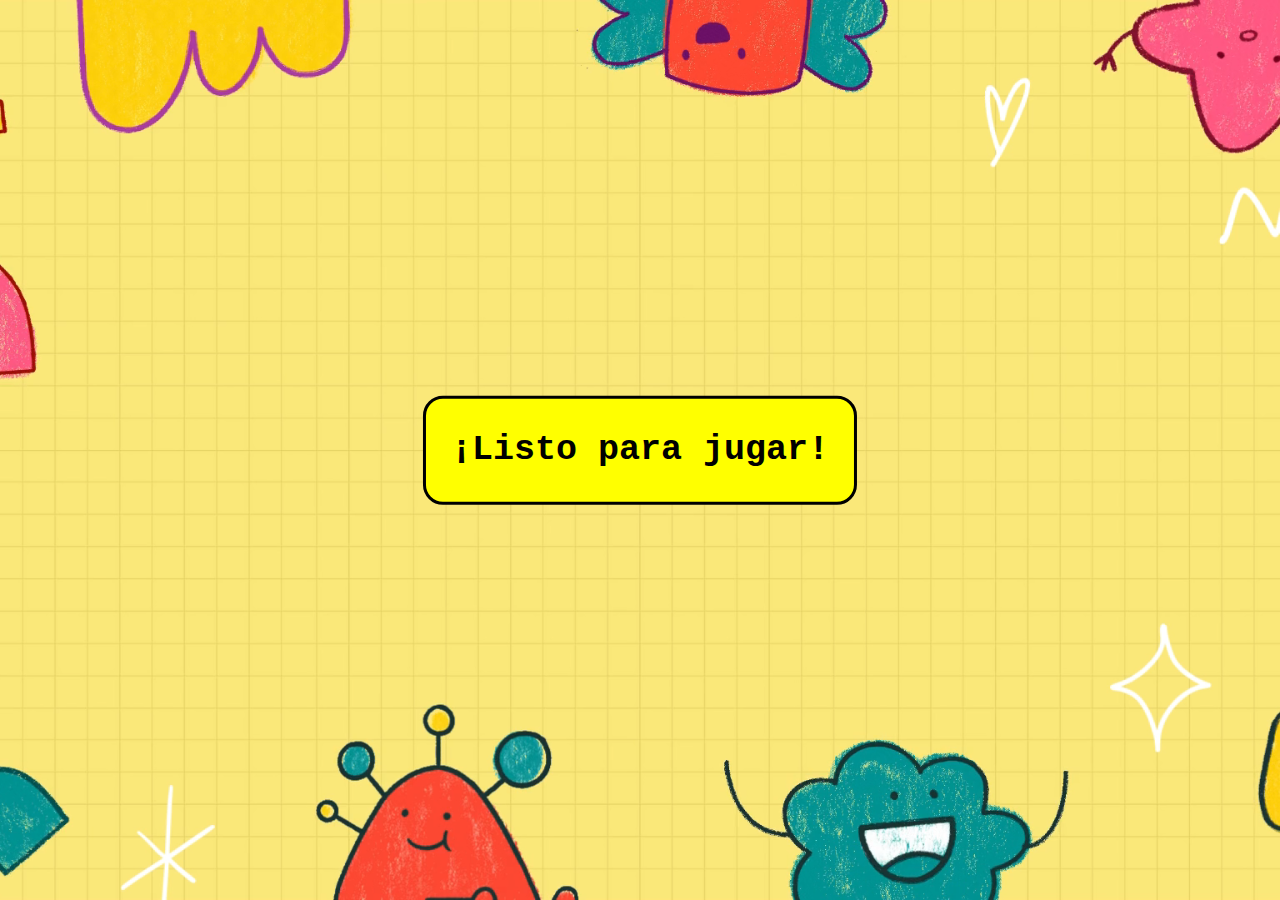
<file: index.html>
<!DOCTYPE html>
<html lang="es">

<head>

  <meta charset="UTF-8">
  <meta name="viewport" content="width=device-width, initial-scale=1.0">
  <title>Juegos para niños</title>

  <!--Bootstrap -->
  <link href="https://cdn.jsdelivr.net/npm/bootstrap@5.3.3/dist/css/bootstrap.min.css" rel="stylesheet"
    integrity="sha384-QWTKZyjpPEjISv5WaRU9OFeRpok6YctnYmDr5pNlyT2bRjXh0JMhjY6hW+ALEwIH" crossorigin="anonymous">

  <!--Style CSS-->
  <link rel="stylesheet" href="style.css">

</head>

<body>
  <!-- Overlay para el formulario de nombre -->
  <div class="overlay">
    <div>
      <!-- Botón para empezar a jugar -->
      <button id="readyToPlay" class="btn-custom">¡Listo para jugar!</button>
      <!-- Formulario para ingresar el nombre (inicialmente oculto) -->
      <form id="nameForm" onsubmit="saveNameAndRedirect(event)" style="display: none;">
        <label for="nombre" class="nombre">Ingresa tu nombre:</label>
        <input type="text" id="ingresa-nombre" name="nombre" required>
        <button type="submit" class="btn-aceptar">Aceptar</button>
      </form>
    </div>
  </div>
  <!-- Contenedor de video de fondo -->
  <div class="video-container">
    <video id="video-fondo" autoplay loop muted>
      <source src="background/Red Yellow Blue Geometric Patterns Event Video Background.mp4" type="video/mp4">
    </video>
  </div>

  <!-- Script para manejar la visibilidad del formulario -->
  <script>
    document.addEventListener('DOMContentLoaded', function () {
      const readyToPlayButton = document.getElementById('readyToPlay');
      const nameForm = document.getElementById('nameForm');

      readyToPlayButton.addEventListener('click', function handleClick() {
        readyToPlayButton.style.display = 'none';
        nameForm.style.display = 'block';
      });
    });
  </script>

  <!-- username.js-->
  <script src="username.js"></script>

  <!--Bootstrap-->
  <script src="https://cdn.jsdelivr.net/npm/bootstrap@5.3.3/dist/js/bootstrap.bundle.min.js"
    integrity="sha384-YvpcrYf0tY3lHB60NNkmXc5s9fDVZLESaAA55NDzOxhy9GkcIdslK1eN7N6jIeHz"
    crossorigin="anonymous"></script>
</body>


</html>
</file>
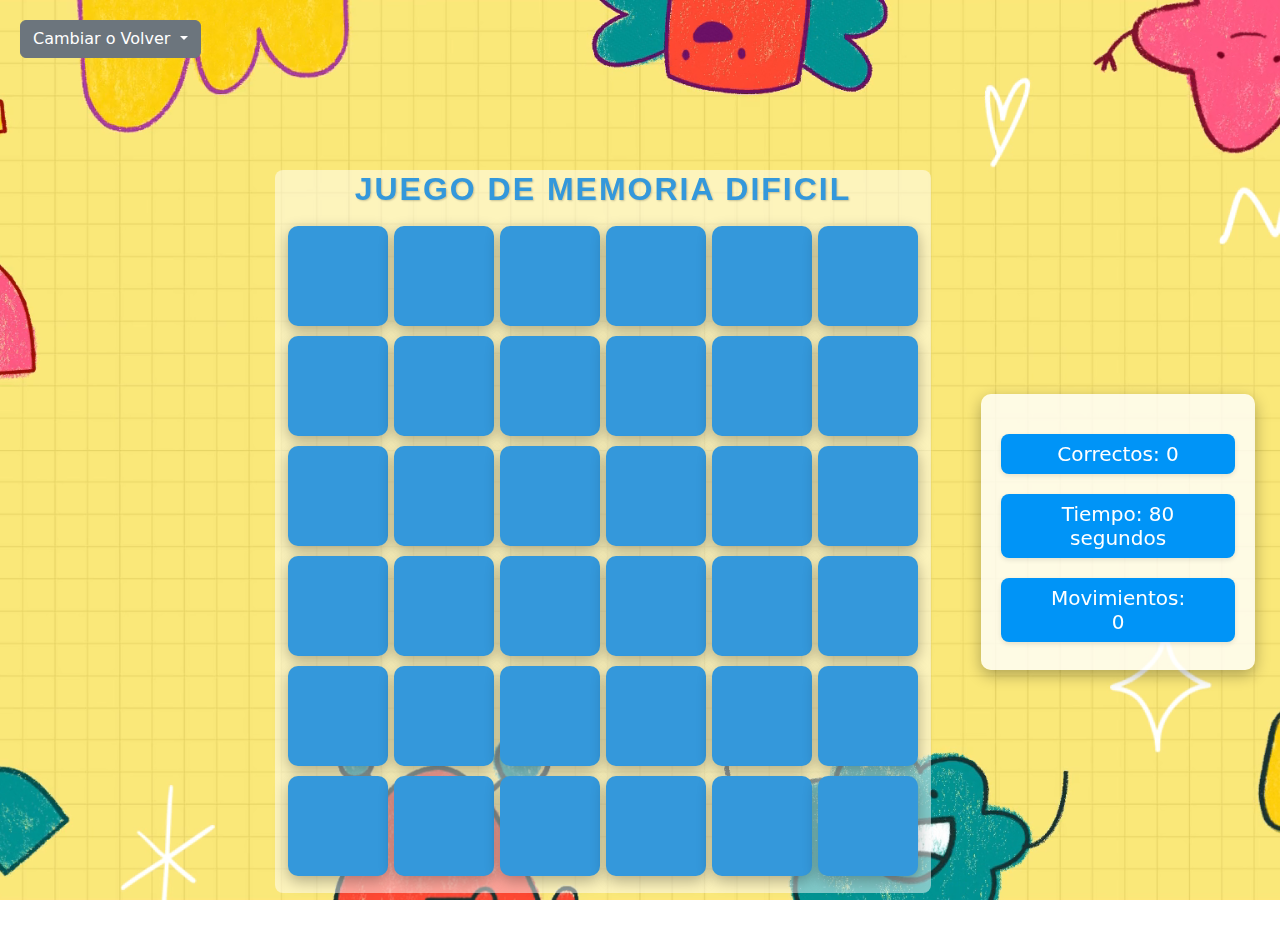
<file: dificil-grafico.html>
<!DOCTYPE html>
<html lang="en">

<head>
  <meta charset="UTF-8">
  <meta name="viewport" content="width=device-width, initial-scale=1.0">
  <title>Dificil Gráfico</title>

  <!--Bootstrap -->
  <link href="https://cdn.jsdelivr.net/npm/bootstrap@5.3.3/dist/css/bootstrap.min.css" rel="stylesheet"
    integrity="sha384-QWTKZyjpPEjISv5WaRU9OFeRpok6YctnYmDr5pNlyT2bRjXh0JMhjY6hW+ALEwIH" crossorigin="anonymous">

  <link rel="stylesheet" href="style.css">
</head>

<body class="juego-memoria-body">
  <main class="main-memoria">
    <!-- Sección principal del juego -->
    <section class="section1">
      <h1 class="titulo-memoria">JUEGO DE MEMORIA DIFICIL</h1>
      <!-- Tabla para los botones de las tarjetas -->
      <table id="tabla-botones">
        <!-- Filas de botones -->
        <tr>
          <td><button id="0" onclick="revelar(0)"></button></td>
          <td><button id="1" onclick="revelar(1)"></button></td>
          <td><button id="2" onclick="revelar(2)"></button></td>
          <td><button id="3" onclick="revelar(3)"></button></td>
          <td><button id="4" onclick="revelar(4)"></button></td>
          <td><button id="5" onclick="revelar(5)"></button></td>
        </tr>
        <tr>
          <td><button id="6" onclick="revelar(6)"></button></td>
          <td><button id="7" onclick="revelar(7)"></button></td>
          <td><button id="8" onclick="revelar(8)"></button></td>
          <td><button id="9" onclick="revelar(9)"></button></td>
          <td><button id="10" onclick="revelar(10)"></button></td>
          <td><button id="11" onclick="revelar(11)"></button></td>
        </tr>
        <tr>
          <td><button id="12" onclick="revelar(12)"></button></td>
          <td><button id="13" onclick="revelar(13)"></button></td>
          <td><button id="14" onclick="revelar(14)"></button></td>
          <td><button id="15" onclick="revelar(15)"></button></td>
          <td><button id="16" onclick="revelar(16)"></button></td>
          <td><button id="17" onclick="revelar(17)"></button></td>

        </tr>
        <tr>
          <td><button id="18" onclick="revelar(18)"></button></td>
          <td><button id="19" onclick="revelar(19)"></button></td>
          <td><button id="20" onclick="revelar(20)"></button></td>
          <td><button id="21" onclick="revelar(21)"></button></td>
          <td><button id="22" onclick="revelar(22)"></button></td>
          <td><button id="23" onclick="revelar(23)"></button></td>
        </tr>
        <tr>
          <td><button id="24" onclick="revelar(24)"></button></td>
          <td><button id="25" onclick="revelar(25)"></button></td>
          <td><button id="26" onclick="revelar(26)"></button></td>
          <td><button id="27" onclick="revelar(27)"></button></td>
          <td><button id="28" onclick="revelar(28)"></button></td>
          <td><button id="29" onclick="revelar(29)"></button></td>
        </tr>
        <tr>
          <td><button id="30" onclick="revelar(30)"></button></td>
          <td><button id="31" onclick="revelar(31)"></button></td>
          <td><button id="32" onclick="revelar(32)"></button></td>
          <td><button id="33" onclick="revelar(33)"></button></td>
          <td><button id="34" onclick="revelar(34)"></button></td>
          <td><button id="35" onclick="revelar(35)"></button></td>
        </tr>
      </table>
    </section>
    <!-- Sección para mostrar estadísticas -->
    <section class="section2">
      <h2 id="correctos" class="estadisticas">Correctos: 0</h2>
      <h2 id="tiempo-restante" class="estadisticas">Tiempo: 80 segundos</h2>
      <h2 id="movimientos" class="estadisticas">Movimientos: 0</h2>
    </section>
  </main>

  <!-- MODAL -->
  <div id="modal" class="modal">
    <div class="modal-content">
      <p id="mensajeResultado"></p>
      <img src="background/victoria.gif" id="animacionVictoria">
      <img src="background/derrota.gif" id="animacionDerrota">
      <div>
        <a href="menu.html"><button class="salirBtn">Salir</button></a>
        <button class="continuarBtn">Continuar Jugando</button>
      </div>
    </div>
  </div>

  <!-- Dropdown para cambiar o volver -->
  <div class="dropdown">
    <button class="btn btn-secondary dropdown-toggle" type="button" data-bs-toggle="dropdown" aria-expanded="false">
      Cambiar o Volver
    </button>
    <ul class="dropdown-menu">
      <li><a class="dropdown-item" href="menu.html">Menu Principal</a></li>
      <li><a class="dropdown-item" href="memoria.html">Cambiar Modo</a></li>
      <li><a class="dropdown-item" href="grafico.html">Cambiar Dificultad</a></li>
    </ul>
  </div>

  <!-- Contenedor de video de fondo -->
  <div class="video-container">
    <video id="video-fondo" autoplay loop muted>
      <source src="background/Red Yellow Blue Geometric Patterns Event Video Background.mp4" type="video/mp4">
    </video>
  </div>

  <!--juego-memoria.js-->
  <script src="memoria-dificil-graf.js"></script>

  <!-- username.js-->
  <script src="username.js"></script>

  <!--Bootstrap-->
  <script src="https://cdn.jsdelivr.net/npm/bootstrap@5.3.3/dist/js/bootstrap.bundle.min.js"
    integrity="sha384-YvpcrYf0tY3lHB60NNkmXc5s9fDVZLESaAA55NDzOxhy9GkcIdslK1eN7N6jIeHz"
    crossorigin="anonymous"></script>
</body>

</html>
</file>
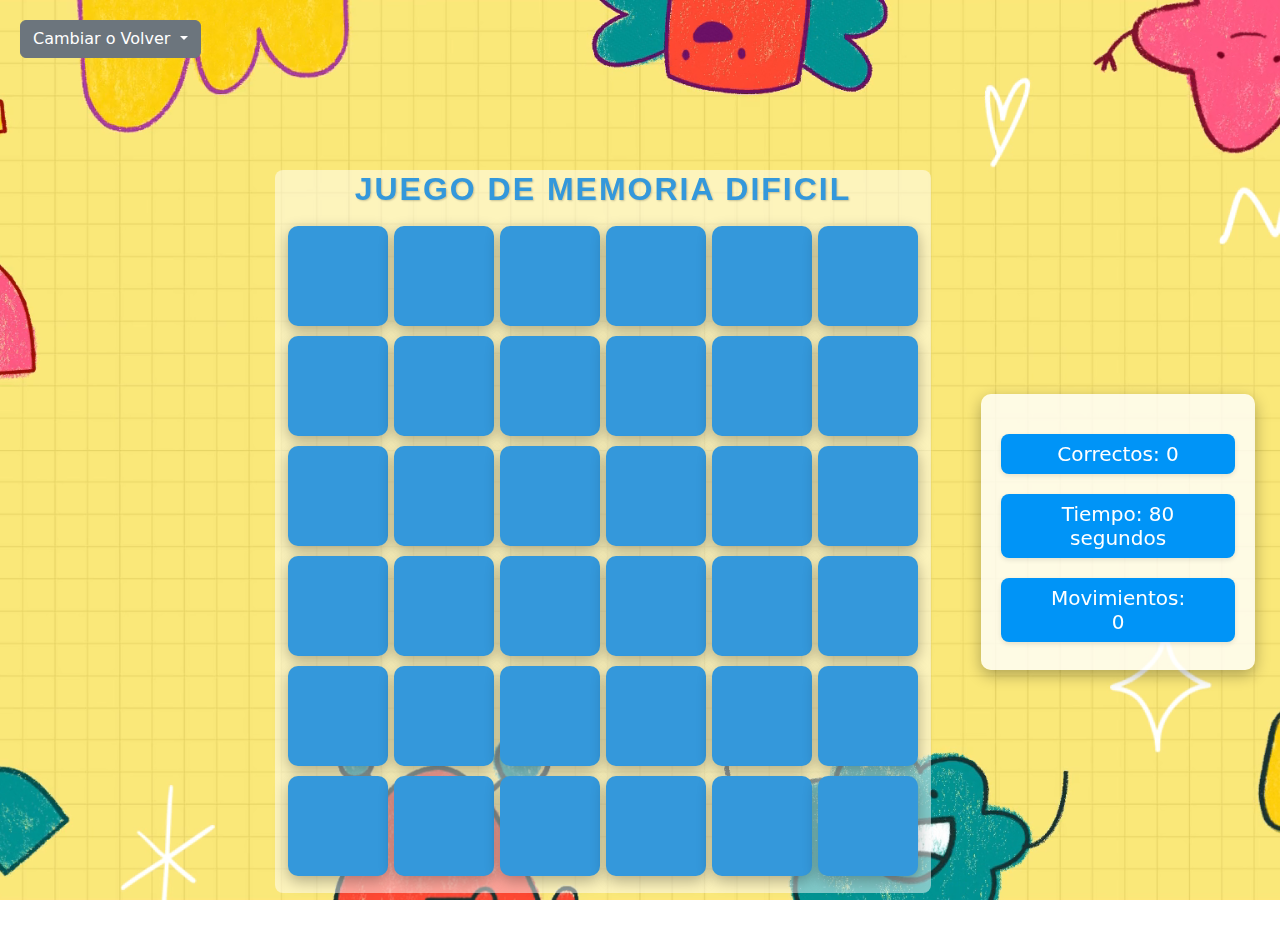
<file: dificil-numeros.html>
<!DOCTYPE html>
<html lang="en">

<head>
  <meta charset="UTF-8">
  <meta name="viewport" content="width=device-width, initial-scale=1.0">
  <title>Dificil Numeros</title>

  <!--Bootstrap -->
  <link href="https://cdn.jsdelivr.net/npm/bootstrap@5.3.3/dist/css/bootstrap.min.css" rel="stylesheet"
    integrity="sha384-QWTKZyjpPEjISv5WaRU9OFeRpok6YctnYmDr5pNlyT2bRjXh0JMhjY6hW+ALEwIH" crossorigin="anonymous">

  <link rel="stylesheet" href="style.css">
</head>

<body class="juego-memoria-body">
  <!-- Contenido principal -->
  <main class="main-memoria">
    <!-- Sección para el juego de memoria -->
    <section class="section1">
      <h1 class="titulo-memoria">JUEGO DE MEMORIA DIFICIL</h1>
      <!-- Tabla para los botones de las tarjetas -->
      <table id="tabla-botones">
        <!-- Filas de botones -->
        <tr>
          <td><button id="0" onclick="revelar(0)"></button></td>
          <td><button id="1" onclick="revelar(1)"></button></td>
          <td><button id="2" onclick="revelar(2)"></button></td>
          <td><button id="3" onclick="revelar(3)"></button></td>
          <td><button id="4" onclick="revelar(4)"></button></td>
          <td><button id="5" onclick="revelar(5)"></button></td>
        </tr>
        <tr>
          <td><button id="6" onclick="revelar(6)"></button></td>
          <td><button id="7" onclick="revelar(7)"></button></td>
          <td><button id="8" onclick="revelar(8)"></button></td>
          <td><button id="9" onclick="revelar(9)"></button></td>
          <td><button id="10" onclick="revelar(10)"></button></td>
          <td><button id="11" onclick="revelar(11)"></button></td>
        </tr>
        <tr>
          <td><button id="12" onclick="revelar(12)"></button></td>
          <td><button id="13" onclick="revelar(13)"></button></td>
          <td><button id="14" onclick="revelar(14)"></button></td>
          <td><button id="15" onclick="revelar(15)"></button></td>
          <td><button id="16" onclick="revelar(16)"></button></td>
          <td><button id="17" onclick="revelar(17)"></button></td>

        </tr>
        <tr>
          <td><button id="18" onclick="revelar(18)"></button></td>
          <td><button id="19" onclick="revelar(19)"></button></td>
          <td><button id="20" onclick="revelar(20)"></button></td>
          <td><button id="21" onclick="revelar(21)"></button></td>
          <td><button id="22" onclick="revelar(22)"></button></td>
          <td><button id="23" onclick="revelar(23)"></button></td>
        </tr>
        <tr>
          <td><button id="24" onclick="revelar(24)"></button></td>
          <td><button id="25" onclick="revelar(25)"></button></td>
          <td><button id="26" onclick="revelar(26)"></button></td>
          <td><button id="27" onclick="revelar(27)"></button></td>
          <td><button id="28" onclick="revelar(28)"></button></td>
          <td><button id="29" onclick="revelar(29)"></button></td>
        </tr>
        <tr>
          <td><button id="30" onclick="revelar(30)"></button></td>
          <td><button id="31" onclick="revelar(31)"></button></td>
          <td><button id="32" onclick="revelar(32)"></button></td>
          <td><button id="33" onclick="revelar(33)"></button></td>
          <td><button id="34" onclick="revelar(34)"></button></td>
          <td><button id="35" onclick="revelar(35)"></button></td>
        </tr>
      </table>
    </section>
    <!-- Sección para mostrar estadísticas -->
    <section class="section2">
      <h2 id="correctos" class="estadisticas">Correctos: 0</h2>
      <h2 id="tiempo-restante" class="estadisticas">Tiempo: 80 segundos</h2>
      <h2 id="movimientos" class="estadisticas">Movimientos: 0</h2>
    </section>
  </main>

  <!-- MODAL -->
  <div id="modal" class="modal">
    <div class="modal-content">
      <p id="mensajeResultado"></p>
      <img src="background/victoria.gif" id="animacionVictoria">
      <img src="background/derrota.gif" id="animacionDerrota">
      <div>
        <a href="menu.html"><button class="salirBtn">Salir</button></a>
        <button class="continuarBtn">Continuar Jugando</button>
      </div>
    </div>
  </div>

  <!-- Dropdown para cambiar o volver -->
  <div class="dropdown">
    <button class="btn btn-secondary dropdown-toggle" type="button" data-bs-toggle="dropdown" aria-expanded="false">
      Cambiar o Volver
    </button>
    <ul class="dropdown-menu">
      <li><a class="dropdown-item" href="menu.html">Menu Principal</a></li>
      <li><a class="dropdown-item" href="memoria.html">Cambiar Modo</a></li>
      <li><a class="dropdown-item" href="numeros.html">Cambiar Dificultad</a></li>
    </ul>
  </div>
  
  <!-- Contenedor de video de fondo -->
  <div class="video-container">
    <video id="video-fondo" autoplay loop muted>
      <source src="background/Red Yellow Blue Geometric Patterns Event Video Background.mp4" type="video/mp4">
    </video>
  </div>

  <!--juego-memoria.js-->
  <script src="memoria-dificil-num.js"></script>

  <!-- username.js-->
  <script src="username.js"></script>

  <!--Bootstrap-->
  <script src="https://cdn.jsdelivr.net/npm/bootstrap@5.3.3/dist/js/bootstrap.bundle.min.js"
    integrity="sha384-YvpcrYf0tY3lHB60NNkmXc5s9fDVZLESaAA55NDzOxhy9GkcIdslK1eN7N6jIeHz"
    crossorigin="anonymous"></script>
</body>

</html>
</file>
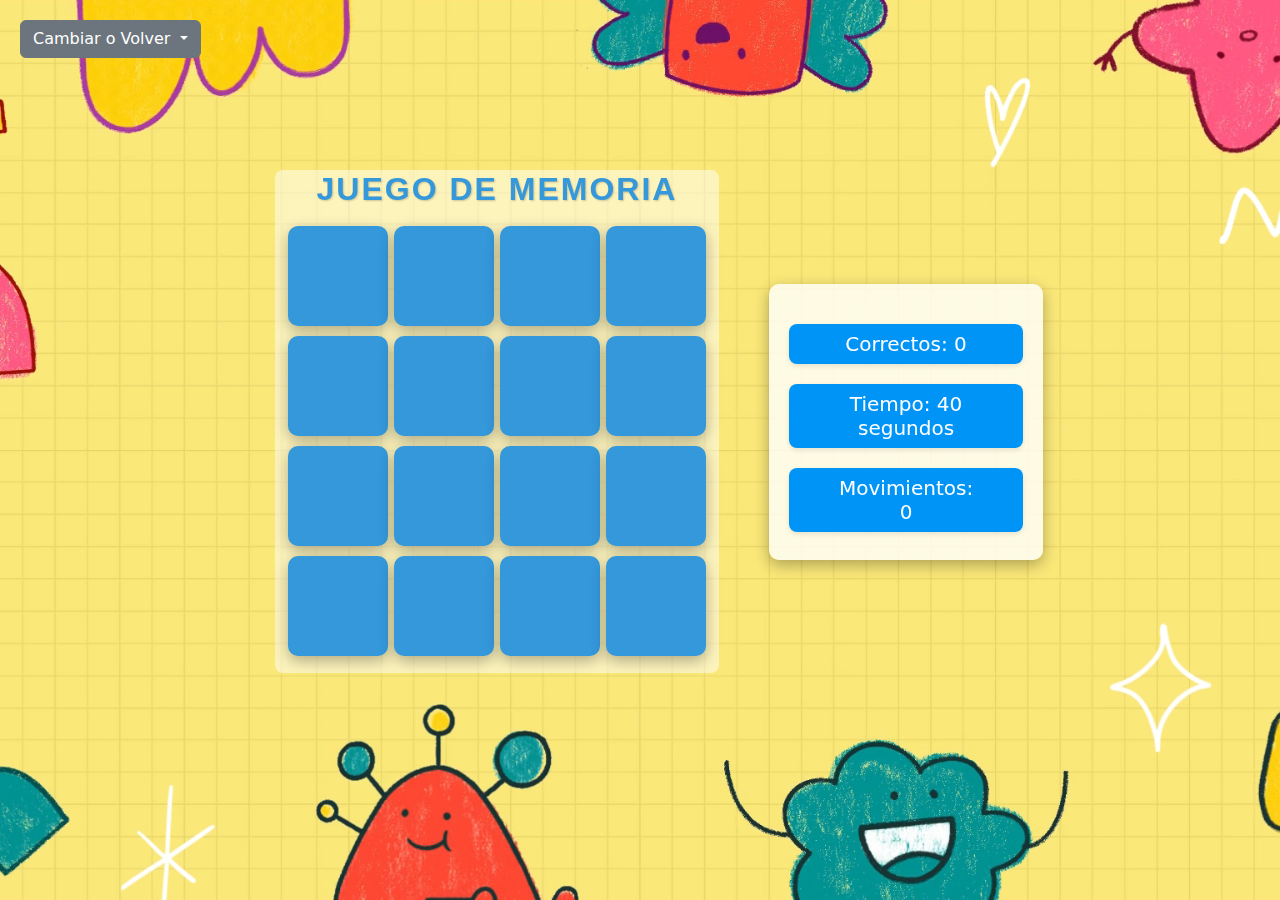
<file: facil-grafico.html>
<!DOCTYPE html>
<html lang="en">

<head>
  <meta charset="UTF-8">
  <meta name="viewport" content="width=device-width, initial-scale=1.0">
  <title>Facil Grafico</title>

  <!--Bootstrap -->
  <link href="https://cdn.jsdelivr.net/npm/bootstrap@5.3.3/dist/css/bootstrap.min.css" rel="stylesheet"
    integrity="sha384-QWTKZyjpPEjISv5WaRU9OFeRpok6YctnYmDr5pNlyT2bRjXh0JMhjY6hW+ALEwIH" crossorigin="anonymous">

  <link rel="stylesheet" href="style.css">
</head>

<body class="juego-memoria-body">
  <!-- Contenido principal -->
  <main class="main-memoria">
    <!-- Sección para el juego de memoria -->
    <section class="section1">
      <h1 class="titulo-memoria">JUEGO DE MEMORIA</h1>
      <!-- Tabla para los botones de las tarjetas -->
      <table id="tabla-botones">
        <!-- Filas de botones -->
        <tr>
          <td><button id="0" onclick="revelar(0)"></button></td>
          <td><button id="1" onclick="revelar(1)"></button></td>
          <td><button id="2" onclick="revelar(2)"></button></td>
          <td><button id="3" onclick="revelar(3)"></button></td>
        </tr>
        <tr>
          <td><button id="4" onclick="revelar(4)"></button></td>
          <td><button id="5" onclick="revelar(5)"></button></td>
          <td><button id="6" onclick="revelar(6)"></button></td>
          <td><button id="7" onclick="revelar(7)"></button></td>
        </tr>
        <tr>
          <td><button id="8" onclick="revelar(8)"></button></td>
          <td><button id="9" onclick="revelar(9)"></button></td>
          <td><button id="10" onclick="revelar(10)"></button></td>
          <td><button id="11" onclick="revelar(11)"></button></td>
        </tr>
        <tr>
          <td><button id="12" onclick="revelar(12)"></button></td>
          <td><button id="13" onclick="revelar(13)"></button></td>
          <td><button id="14" onclick="revelar(14)"></button></td>
          <td><button id="15" onclick="revelar(15)"></button></td>
        </tr>
      </table>
    </section>
    <!-- Sección para mostrar estadísticas -->
    <section class="section2">
      <h2 id="correctos" class="estadisticas">Correctos: 0</h2>
      <h2 id="tiempo-restante" class="estadisticas">Tiempo: 40 segundos</h2>
      <h2 id="movimientos" class="estadisticas">Movimientos: 0</h2>
    </section>
  </main>

  <!-- MODAL -->
  <div id="modal" class="modal">
    <div class="modal-content">
      <p id="mensajeResultado"></p>
      <img src="background/victoria.gif" id="animacionVictoria">
      <img src="background/derrota.gif" id="animacionDerrota">
      <div>
        <a href="menu.html"><button class="salirBtn">Salir</button></a>
        <button class="continuarBtn">Continuar Jugando</button>
      </div>
    </div>
  </div>

  <!-- Dropdown para cambiar o volver -->
  <div class="dropdown">
    <button class="btn btn-secondary dropdown-toggle" type="button" data-bs-toggle="dropdown" aria-expanded="false">
      Cambiar o Volver
    </button>
    <ul class="dropdown-menu">
      <li><a class="dropdown-item" href="menu.html">Menu Principal</a></li>
      <li><a class="dropdown-item" href="memoria.html">Cambiar Modo</a></li>
      <li><a class="dropdown-item" href="grafico.html">Cambiar Dificultad</a></li>
    </ul>
  </div>
  
  <!-- Contenedor de video de fondo -->
  <div class="video-container">
    <video id="video-fondo" autoplay loop muted>
      <source src="background/Red Yellow Blue Geometric Patterns Event Video Background.mp4" type="video/mp4">
    </video>
  </div>

  <!--juego-memoria.js-->
  <script src="juego-memoria-grafico.js"></script>

  <!-- username.js-->
  <script src="username.js"></script>

  <!--Bootstrap-->
  <script src="https://cdn.jsdelivr.net/npm/bootstrap@5.3.3/dist/js/bootstrap.bundle.min.js"
    integrity="sha384-YvpcrYf0tY3lHB60NNkmXc5s9fDVZLESaAA55NDzOxhy9GkcIdslK1eN7N6jIeHz"
    crossorigin="anonymous"></script>
</body>

</html>
</file>
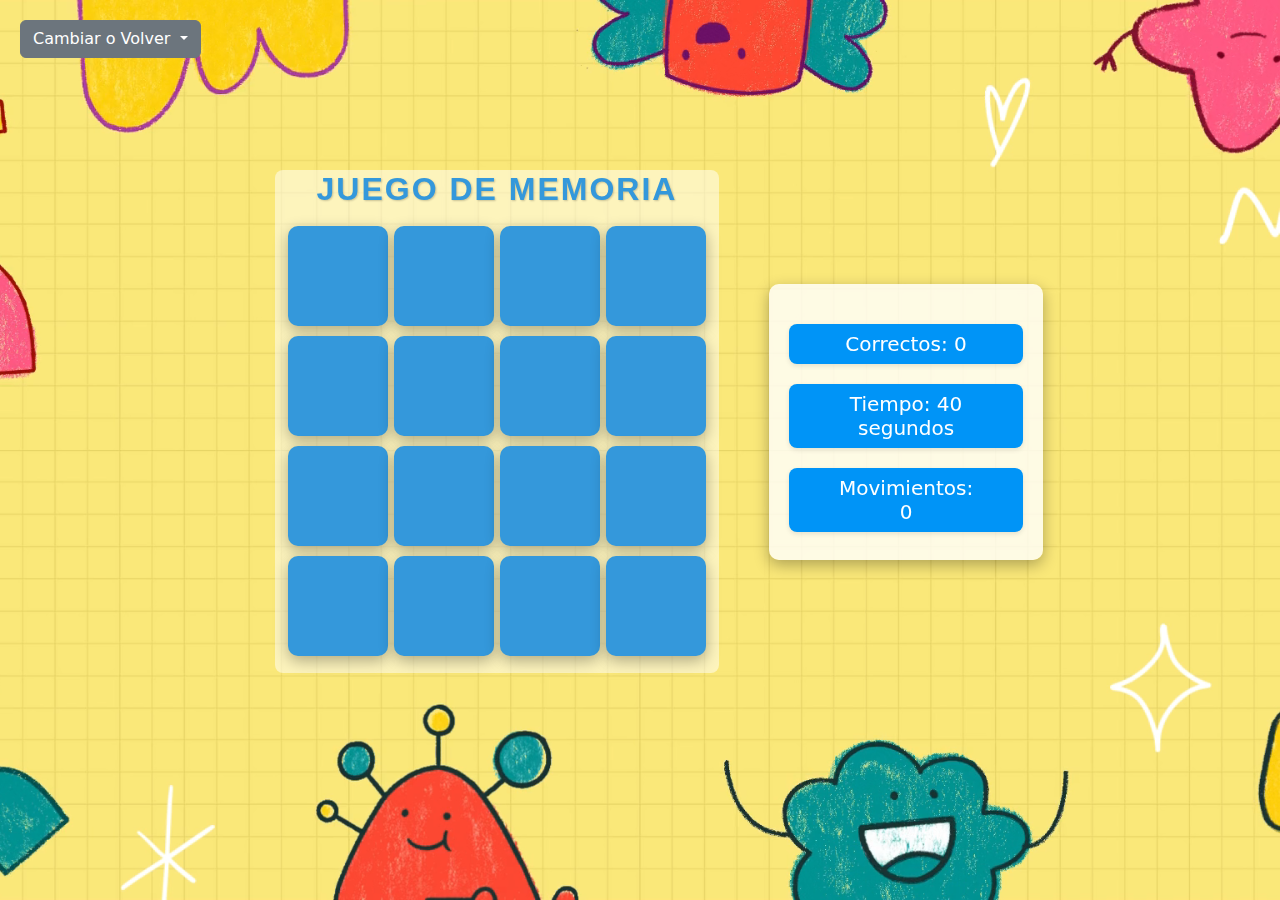
<file: facil-numeros.html>
<!DOCTYPE html>
<html lang="en">

<head>
  <meta charset="UTF-8">
  <meta name="viewport" content="width=device-width, initial-scale=1.0">
  <title>Facil Numeros</title>

  <!--Bootstrap -->
  <link href="https://cdn.jsdelivr.net/npm/bootstrap@5.3.3/dist/css/bootstrap.min.css" rel="stylesheet"
    integrity="sha384-QWTKZyjpPEjISv5WaRU9OFeRpok6YctnYmDr5pNlyT2bRjXh0JMhjY6hW+ALEwIH" crossorigin="anonymous">

  <link rel="stylesheet" href="style.css">
</head>

<body class="juego-memoria-body">
  <!-- Contenido principal -->
  <main class="main-memoria">
    <!-- Sección para el juego de memoria -->
    <section class="section1">
      <h1 class="titulo-memoria">JUEGO DE MEMORIA</h1>
      <!-- Tabla para los botones de las tarjetas -->
      <table id="tabla-botones">
        <!-- Filas de botones -->
        <tr>
          <td><button id="0" onclick="revelar(0)"></button></td>
          <td><button id="1" onclick="revelar(1)"></button></td>
          <td><button id="2" onclick="revelar(2)"></button></td>
          <td><button id="3" onclick="revelar(3)"></button></td>
        </tr>
        <tr>
          <td><button id="4" onclick="revelar(4)"></button></td>
          <td><button id="5" onclick="revelar(5)"></button></td>
          <td><button id="6" onclick="revelar(6)"></button></td>
          <td><button id="7" onclick="revelar(7)"></button></td>
        </tr>
        <tr>
          <td><button id="8" onclick="revelar(8)"></button></td>
          <td><button id="9" onclick="revelar(9)"></button></td>
          <td><button id="10" onclick="revelar(10)"></button></td>
          <td><button id="11" onclick="revelar(11)"></button></td>
        </tr>
        <tr>
          <td><button id="12" onclick="revelar(12)"></button></td>
          <td><button id="13" onclick="revelar(13)"></button></td>
          <td><button id="14" onclick="revelar(14)"></button></td>
          <td><button id="15" onclick="revelar(15)"></button></td>
        </tr>
      </table>
    </section>
    <!-- Sección para mostrar estadísticas -->
    <section class="section2">
      <h2 id="correctos" class="estadisticas">Correctos: 0</h2>
      <h2 id="tiempo-restante" class="estadisticas">Tiempo: 40 segundos</h2>
      <h2 id="movimientos" class="estadisticas">Movimientos: 0</h2>
    </section>
  </main>

  <!-- MODAL -->
  <div id="modal" class="modal">
    <div class="modal-content">
      <p id="mensajeResultado"></p>
      <img src="background/victoria.gif" id="animacionVictoria">
      <img src="background/derrota.gif" id="animacionDerrota">
      <div>
        <a href="menu.html"><button class="salirBtn">Salir</button></a>
        <button class="continuarBtn">Continuar Jugando</button>
      </div>
    </div>
  </div>

  <!-- Dropdown para cambiar o volver -->
  <div class="dropdown">
    <button class="btn btn-secondary dropdown-toggle" type="button" data-bs-toggle="dropdown" aria-expanded="false">
      Cambiar o Volver
    </button>
    <ul class="dropdown-menu">
      <li><a class="dropdown-item" href="menu.html">Menu Principal</a></li>
      <li><a class="dropdown-item" href="memoria.html">Cambiar Modo</a></li>
      <li><a class="dropdown-item" href="numeros.html">Cambiar Dificultad</a></li>
    </ul>
  </div>

  <!-- Contenedor de video de fondo -->
  <div class="video-container">
    <video id="video-fondo" autoplay loop muted>
      <source src="background/Red Yellow Blue Geometric Patterns Event Video Background.mp4" type="video/mp4">
    </video>
  </div>

  <!--juego-memoria.js-->
  <script src="juego-memoria.js"></script>

  <!-- username.js-->
  <script src="username.js"></script>

  <!--Bootstrap-->
  <script src="https://cdn.jsdelivr.net/npm/bootstrap@5.3.3/dist/js/bootstrap.bundle.min.js"
    integrity="sha384-YvpcrYf0tY3lHB60NNkmXc5s9fDVZLESaAA55NDzOxhy9GkcIdslK1eN7N6jIeHz"
    crossorigin="anonymous"></script>
</body>

</html>
</file>
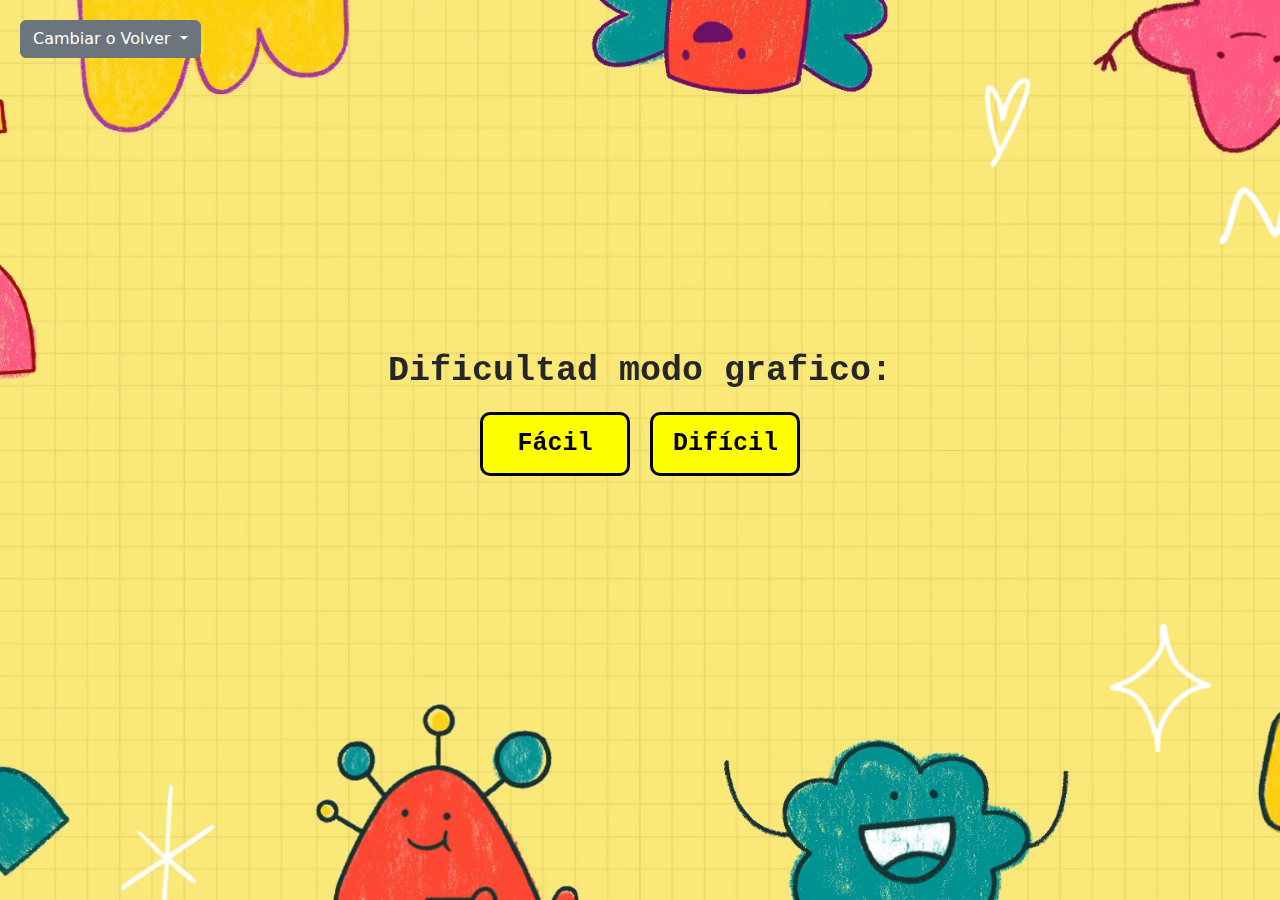
<file: grafico.html>
<!DOCTYPE html>
<html lang="en">

<head>
  <meta charset="UTF-8">
  <meta name="viewport" content="width=device-width, initial-scale=1.0">
  <title>Grafico</title>

  <!--Bootstrap -->
  <link href="https://cdn.jsdelivr.net/npm/bootstrap@5.3.3/dist/css/bootstrap.min.css" rel="stylesheet"
    integrity="sha384-QWTKZyjpPEjISv5WaRU9OFeRpok6YctnYmDr5pNlyT2bRjXh0JMhjY6hW+ALEwIH" crossorigin="anonymous">

  <!--Style CSS-->
  <link rel="stylesheet" href="style.css">
</head>

<body>
  <!-- Contenido principal -->
  <main>
    <h2 class="titulo-menu-numeros">Dificultad modo grafico: </h2>
    <div class="button-container">
      <a href="facil-grafico.html"><button class="Facil">Fácil</button></a>
      <a href="dificil-grafico.html"><button class="Dificil">Difícil</button></a>
    </div>
  </main>
  <!-- Contenedor de video de fondo -->
  <div class="video-container">
    <video id="video-fondo" autoplay loop muted>
      <source src="background/Red Yellow Blue Geometric Patterns Event Video Background.mp4" type="video/mp4">
    </video>
  </div>
  <!-- Dropdown para cambiar o volver -->
  <div class="dropdown">
    <button class="btn btn-secondary dropdown-toggle" type="button" data-bs-toggle="dropdown" aria-expanded="false">
      Cambiar o Volver
    </button>
    <ul class="dropdown-menu">
      <li><a class="dropdown-item" href="menu.html">Menu Principal</a></li>
      <li><a class="dropdown-item" href="memoria.html">Cambiar Modo</a></li>
    </ul>
  </div>
  <!-- username.js-->
  <script src="username.js"></script>

  <!--Bootstrap-->
  <script src="https://cdn.jsdelivr.net/npm/bootstrap@5.3.3/dist/js/bootstrap.bundle.min.js"
    integrity="sha384-YvpcrYf0tY3lHB60NNkmXc5s9fDVZLESaAA55NDzOxhy9GkcIdslK1eN7N6jIeHz"
    crossorigin="anonymous"></script>

</body>

</html>
</file>
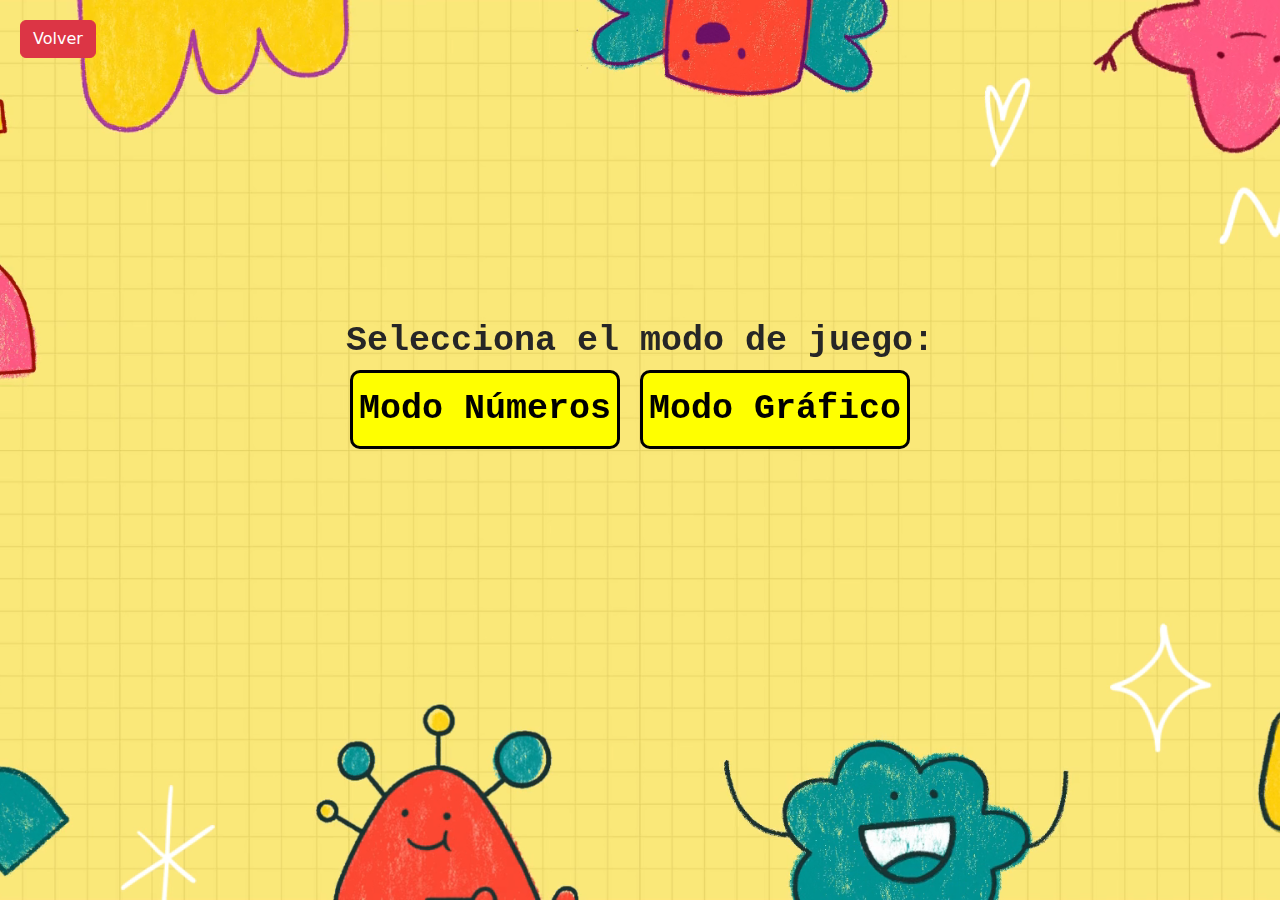
<file: memoria.html>
<!DOCTYPE html>
<html lang="es">

<head>
  <meta charset="UTF-8">
  <meta name="viewport" content="width=device-width, initial-scale=1.0">
  <title>Memoria</title>
  <!--Bootstrap -->
  <link href="https://cdn.jsdelivr.net/npm/bootstrap@5.3.3/dist/css/bootstrap.min.css" rel="stylesheet"
    integrity="sha384-QWTKZyjpPEjISv5WaRU9OFeRpok6YctnYmDr5pNlyT2bRjXh0JMhjY6hW+ALEwIH" crossorigin="anonymous">

  <link rel="stylesheet" href="style.css">

</head>

<body>
  <!-- Contenido principal -->
  <main>
    <h2 class="titulo-menu-memoria">Selecciona el modo de juego:</h2>
    <div class="button-container">
      <a href="numeros.html"><button class="boton-memoria">Modo Números</button></a>
      <a href="grafico.html"><button class="boton-memoria">Modo Gráfico</button></a>
    </div>
  </main>
  <!-- Botón para volver al menú principal -->
  <div class="btn-group">
    <a href="menu.html"><button type="button" class="btn btn-danger">Volver</button></a>
  </div>

  <!-- Contenedor de video de fondo -->
  <div class="video-container">
    <video id="video-fondo" autoplay loop muted>
      <source src="background/Red Yellow Blue Geometric Patterns Event Video Background.mp4" type="video/mp4">
    </video>
  </div>

  <!--Bootstrap-->
  <script src="https://cdn.jsdelivr.net/npm/bootstrap@5.3.3/dist/js/bootstrap.bundle.min.js"
    integrity="sha384-YvpcrYf0tY3lHB60NNkmXc5s9fDVZLESaAA55NDzOxhy9GkcIdslK1eN7N6jIeHz"
    crossorigin="anonymous"></script>

  <!-- username.js-->
  <script src="username.js"></script>


</body>


</html>
</file>
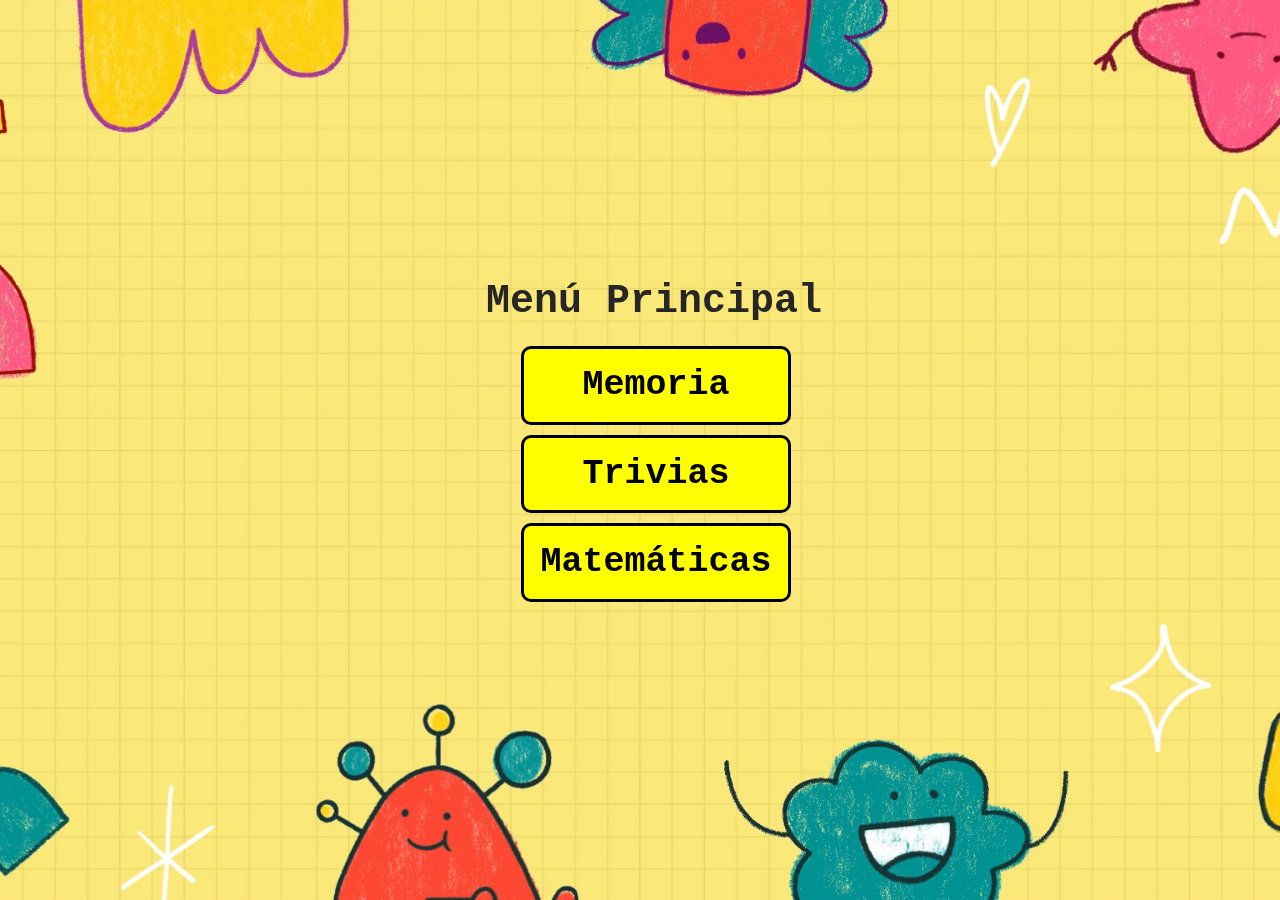
<file: menu.html>
<!DOCTYPE html>
<html lang="es">

<head>
  <meta charset="UTF-8">
  <meta name="viewport" content="width=device-width, initial-scale=1.0">
  <title>Menu</title>
  <!--Bootstrap -->
  <link href="https://cdn.jsdelivr.net/npm/bootstrap@5.3.3/dist/css/bootstrap.min.css" rel="stylesheet"
    integrity="sha384-QWTKZyjpPEjISv5WaRU9OFeRpok6YctnYmDr5pNlyT2bRjXh0JMhjY6hW+ALEwIH" crossorigin="anonymous">

  <!--Style CSS-->
  <link rel="stylesheet" href="style.css">



</head>

<body>

  <main class="overlay-menu">
    <!-- Contenido principal del menú -->
    <section id="menu">
      <div id="user-info" class="user-info"></div>
      <!-- Información del usuario -->
      <h2 class="titulo-menu">Menú Principal</h2>
      <!-- Lista de opciones de menú -->
      <ul class="sin-punto">
        <!-- Opción de juego de memoria -->
        <li><a href="memoria.html" class="boton-menu"><button>Memoria</button></a></li>
        <li><a href="trivia.html" class="boton-menu"><button>Trivias</button></a></li>
        <li><a href="operaciones.html" class="boton-menu"><button>Matemáticas</button></a></li>
      </ul>
    </section>
  </main>

  <!-- Contenedor de video de fondo -->
  <div class="video-container">
    <video id="video-fondo" autoplay loop muted>
      <source src="background/Red Yellow Blue Geometric Patterns Event Video Background.mp4" type="video/mp4">
    </video>
  </div>

  <!--Bootstrap-->
  <script src="https://cdn.jsdelivr.net/npm/bootstrap@5.3.3/dist/js/bootstrap.bundle.min.js"
    integrity="sha384-YvpcrYf0tY3lHB60NNkmXc5s9fDVZLESaAA55NDzOxhy9GkcIdslK1eN7N6jIeHz"
    crossorigin="anonymous"></script>

  <!-- username.js-->
  <script src="username.js"></script>
</body>

</html>
</file>
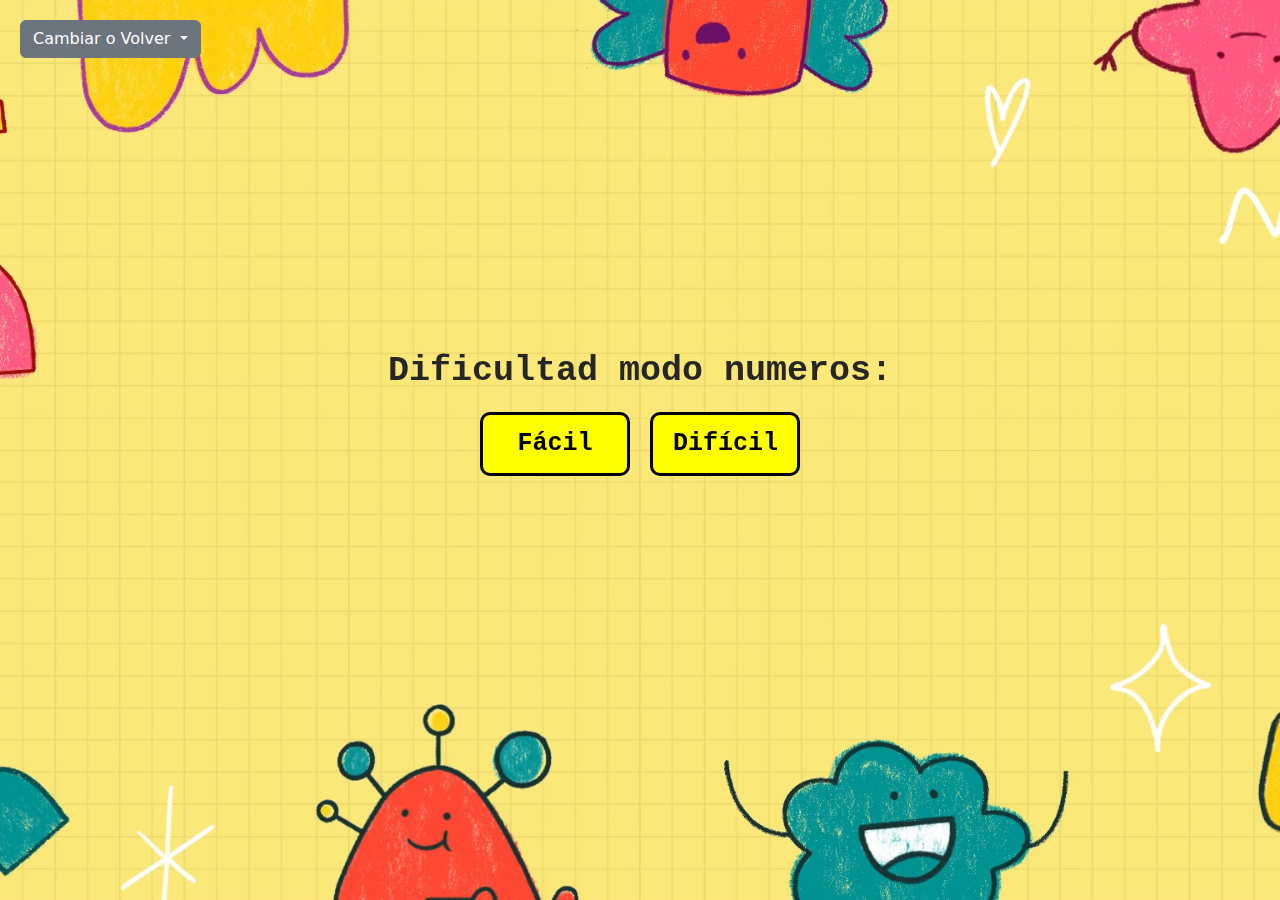
<file: numeros.html>
<!DOCTYPE html>
<html lang="en">

<head>
  <meta charset="UTF-8">
  <meta name="viewport" content="width=device-width, initial-scale=1.0">
  <title>Numeros</title>

  <!--Bootstrap -->
  <link href="https://cdn.jsdelivr.net/npm/bootstrap@5.3.3/dist/css/bootstrap.min.css" rel="stylesheet"
    integrity="sha384-QWTKZyjpPEjISv5WaRU9OFeRpok6YctnYmDr5pNlyT2bRjXh0JMhjY6hW+ALEwIH" crossorigin="anonymous">

  <!--Style CSS-->
  <link rel="stylesheet" href="style.css">
</head>

<body>

  <main>
    <!-- Título del menú de selección de modo de juego -->
    <h2 class="titulo-menu-numeros">Dificultad modo numeros: </h2>
    <!-- Contenedor de botones para seleccionar la dificultad -->
    <div class="button-container">
      <a href="facil-numeros.html"><button class="Facil">Fácil</button></a>
      <a href="dificil-numeros.html"><button class="Dificil">Difícil</button></a>
    </div>
  </main>
  <!-- Contenedor de video de fondo -->
  <div class="video-container">
    <video id="video-fondo" autoplay loop muted>
      <source src="background/Red Yellow Blue Geometric Patterns Event Video Background.mp4" type="video/mp4">
    </video>
  </div>

  <!-- Dropdown para cambiar o volver a otras páginas -->
  <div class="dropdown">
    <button class="btn btn-secondary dropdown-toggle" type="button" data-bs-toggle="dropdown" aria-expanded="false">
      Cambiar o Volver
    </button>
    <ul class="dropdown-menu">
      <li><a class="dropdown-item" href="menu.html">Menu Principal</a></li>
      <li><a class="dropdown-item" href="memoria.html">Cambiar Modo</a></li>
    </ul>
  </div>

  <!-- username.js-->
  <script src="username.js"></script>

  <!--Bootstrap-->
  <script src="https://cdn.jsdelivr.net/npm/bootstrap@5.3.3/dist/js/bootstrap.bundle.min.js"
    integrity="sha384-YvpcrYf0tY3lHB60NNkmXc5s9fDVZLESaAA55NDzOxhy9GkcIdslK1eN7N6jIeHz"
    crossorigin="anonymous"></script>

</body>

</html>
</file>
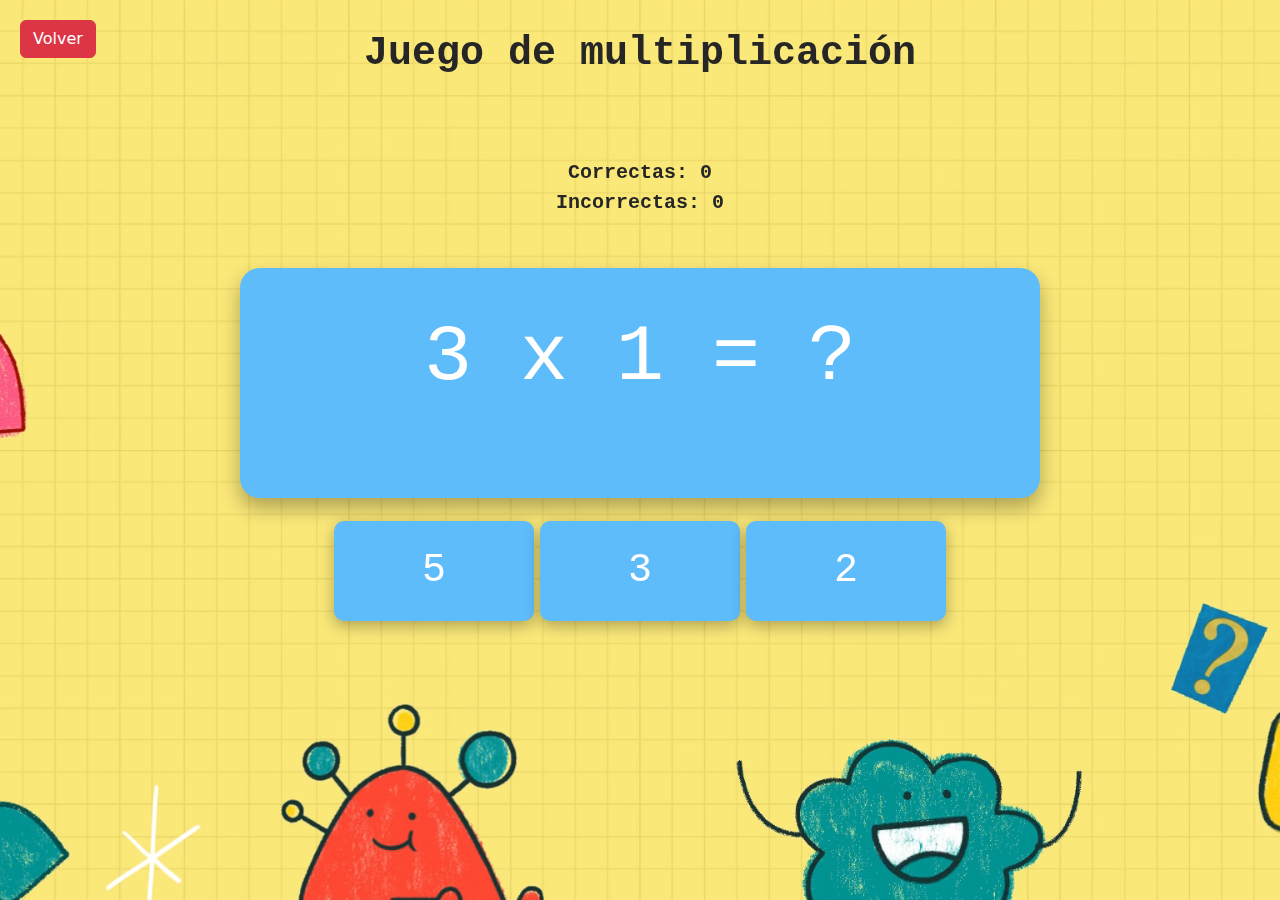
<file: operaciones.html>
<!DOCTYPE html>
<html lang="es">

<head>
  <meta charset="UTF-8">
  <meta name="viewport" content="width=device-width, initial-scale=1.0">
  <title>Operaciones</title>
  <!--Bootstrap -->
  <link href="https://cdn.jsdelivr.net/npm/bootstrap@5.3.3/dist/css/bootstrap.min.css" rel="stylesheet"
    integrity="sha384-QWTKZyjpPEjISv5WaRU9OFeRpok6YctnYmDr5pNlyT2bRjXh0JMhjY6hW+ALEwIH" crossorigin="anonymous">
  <link rel="stylesheet" href="style.css">

</head>
<!-- Contenedor principal de la página -->
<div class="page-container">
  <!-- Título del juego de operaciones -->
  <h1 id="tituloJuego">Juego de Operaciones</h1>
  <!-- Información del usuario (victorias y derrotas) -->
  <div id="user-info" class="user-info">
    <p id="victorias">Victorias: 0</p>
    <p id="derrotas">Derrotas: 0</p>
  </div>
  <div class="container">
    <div class="izquierdo">
      <div class="container-operacion">
        <span id="operacion"></span>
        <span class="resultado" id="resultado"></span>
      </div>
      <span id="msj" class="msj"></span>
    </div>
  </div>

  <!-- Opciones de respuesta -->
  <div class="derecha">
    <span id="op1" class="opcion" onclick="controlarRespuesta(this)"></span>
    <span id="op2" class="opcion" onclick="controlarRespuesta(this)"></span>
    <span id="op3" class="opcion" onclick="controlarRespuesta(this)"></span>
  </div>
</div>

<!-- Modal para mostrar el resultado de la operación -->
<div class="modal" tabindex="-1" id="resultadoModal">
  <div class="modal-dialog">
    <div class="modal-content">
      <div class="modal-header">
        <h5 class="modal-title" id="resultadoModalLabel">Resultado</h5>
      </div>
      <div class="modal-body">
        <p id="mensajeResultado"></p>
      </div>
    </div>
  </div>
</div>


<!-- Botón para volver al menú principal -->
<div class="btn-group">
  <a href="menu.html"><button type="button" class="btn btn-danger">Volver</button></a>
</div>

<!-- Contenedor de video de fondo -->
<div class="embed-responsive embed-responsive-16by9">
  <video class="embed-responsive-item" id="video-OP" autoplay loop muted>
    <source src="background/fondo mate.mp4" type="video/mp4">
  </video>
</div>

<!-- operaciones.js-->
<script src="operaciones.js"></script>

<!--Bootstrap-->
<script src="https://cdn.jsdelivr.net/npm/bootstrap@5.3.3/dist/js/bootstrap.bundle.min.js"
  integrity="sha384-YvpcrYf0tY3lHB60NNkmXc5s9fDVZLESaAA55NDzOxhy9GkcIdslK1eN7N6jIeHz" crossorigin="anonymous"></script>

<!-- username.js-->
<script src="username.js"></script>
</body>

</html>
</file>
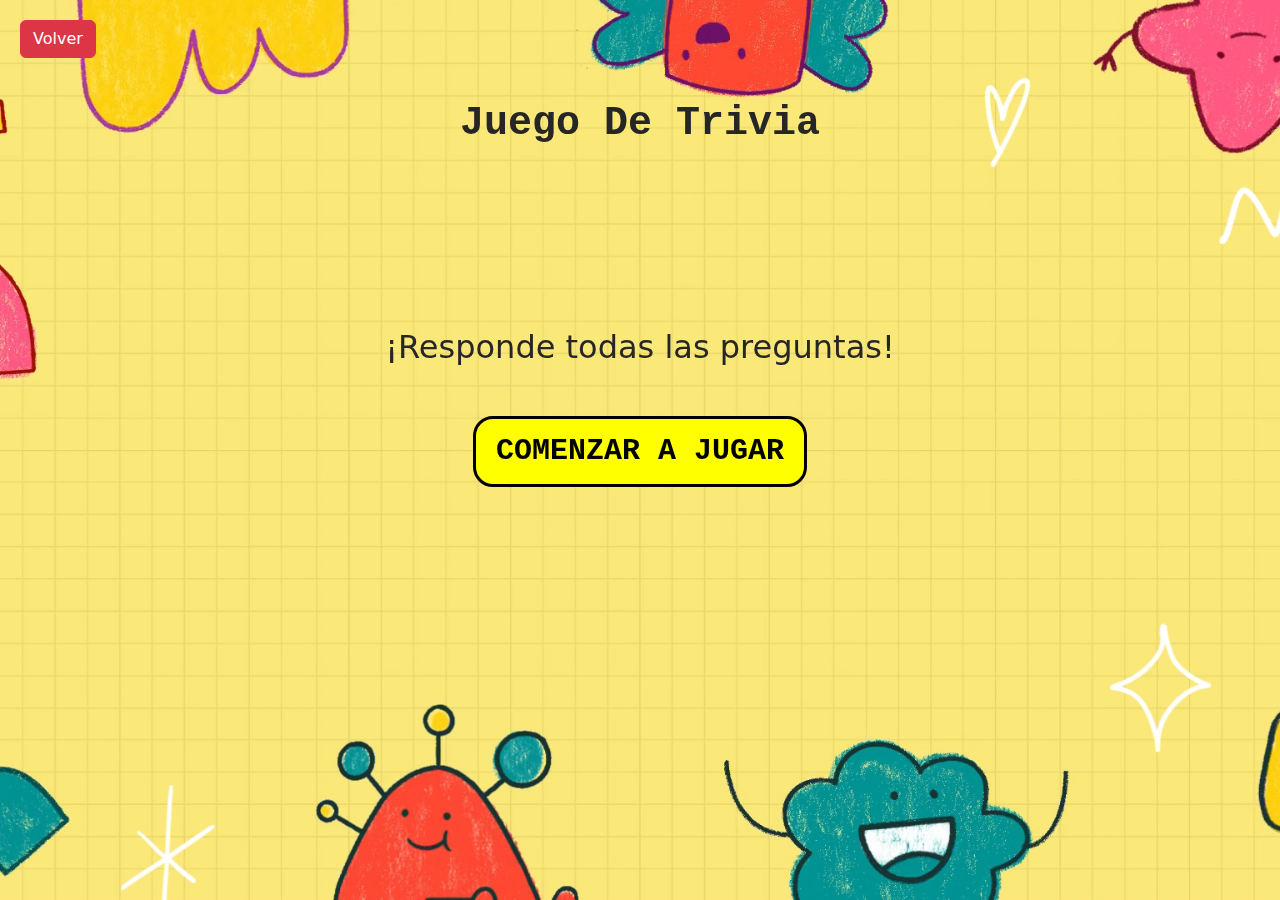
<file: trivia.html>
<!DOCTYPE html>
<html lang="en">

<head>
  <meta charset="UTF-8">
  <meta name="viewport" content="width=device-width, initial-scale=1.0">
  <title>Trivia</title>

  <!-- Bootstrap -->
  <link href="https://cdn.jsdelivr.net/npm/bootstrap@5.3.3/dist/css/bootstrap.min.css" rel="stylesheet"
    integrity="sha384-QWTKZyjpPEjISv5WaRU9OFeRpok6YctnYmDr5pNlyT2bRjXh0JMhjY6hW+ALEwIH" crossorigin="anonymous">
  <link rel="stylesheet" href="style.css">
</head>

<body>
  <h1 class="titulo-trivia">Juego De Trivia</h1>
  <div id="user-info" class="user-info"></div>

  <!-- Pantalla inicio -->
  <div id="pantalla-inicial">
    <h2 class="subtitulo">¡Responde todas las preguntas!</h2>
    <button class="comenzarBtn" onclick="comenzarJuego()">COMENZAR A JUGAR</button>
  </div>

  <div class="pantalla-juego" id="pantalla-juego" style="display: none;">
    <!-- Preguntas -->
    <h2 id="tituloPregunta"></h2>
    <div class="opciones">
      <div class="Optrivia" id="Optrivia0" onclick="comprobarRespuesta(0)">
        <div class="letra" id="l0">A</div>
        <div class="respuesta" id="n0">OPCION A</div>
      </div>
      <div class="Optrivia" id="Optrivia1" onclick="comprobarRespuesta(1)">
        <div class="letra" id="l1">B</div>
        <div class="respuesta" id="n1">OPCION B</div>
      </div>
      <div class="Optrivia" id="Optrivia2" onclick="comprobarRespuesta(2)">
        <div class="letra" id="l2">C</div>
        <div class="respuesta" id="n2">OPCION C</div>
      </div>
      <div class="Optrivia" id="Optrivia3" onclick="comprobarRespuesta(3)">
        <div class="letra" id="l3">D</div>
        <div class="respuesta" id="n3">OPCION D</div>
      </div>
      <section class="sectionTrivia">
        <h2 id="correctos" class="statsTrivia">Correctas: 0</h2>
        <h2 id="incorrectos" class="statsTrivia">Incorrectas: 0</h2>
        <h2 id="tiempo-restante" class="statsTrivia">Tiempo: 15 segundos</h2>
      </section>
    </div>

  </div>

  <div id="miModal" class="modal">
    <div class="modal-content">
      <p id="modalMensaje"></p>
      <button id="modalBoton" onclick="cerrarModal()">Cerrar</button>
    </div>
  </div>

  <div id="modalOpciones" class="modal">
    <div class="modal-content">
      <span class="close" onclick="cerrarModalOpciones()">&times;</span>
      <p>¿Qué deseas hacer?</p>
      <button onclick="comenzarDeNuevo()">Comenzar de nuevo</button>
      <button onclick="salir()">Salir</button>
    </div>
  </div>

  <div class="btn-group">
    <a href="menu.html"><button type="button" class="btn btn-danger">Volver</button></a>
  </div>

  


  <div class="video-container">
    <video id="video-fondo" autoplay loop muted>
      <source src="background/Red Yellow Blue Geometric Patterns Event Video Background.mp4" type="video/mp4">
    </video>
  </div>

  <!-- Scripts -->
  <script src="trivia.js"></script>
  <script src="username.js"></script>
  <!--Bootstrap-->
  <script src="https://cdn.jsdelivr.net/npm/bootstrap@5.3.3/dist/js/bootstrap.bundle.min.js"
    integrity="sha384-YvpcrYf0tY3lHB60NNkmXc5s9fDVZLESaAA55NDzOxhy9GkcIdslK1eN7N6jIeHz"
    crossorigin="anonymous"></script>
</body>

</html>
</file>
<file: style.css>
/*MENU DE INICIO ESTILOS*/
ul.sin-punto {
  list-style-type: none;
  margin-bottom: 10px;
}

.overlay {
  position: fixed;
  top: 0;
  left: 0;
  width: 100%;
  height: 100%;
  z-index: 1;
}

.overlay>div {
  position: absolute;
  top: 50%;
  left: 50%;
  transform: translate(-50%, -50%);
}

#video-fondo {
  position: fixed;
  right: 0;
  bottom: 0;
  min-width: 100%;
  min-height: 100%;
  width: auto;
  height: auto;
  z-index: 0;
  overflow: hidden;
  width: 100%;
  height: 100%;
  object-fit: cover;
}

.video-container {
  position: fixed;
  top: 0;
  left: 0;
  width: 100%;
  height: 100%;
  overflow: hidden;
  z-index: -1;
  /* Para ocultar cualquier parte del video que se desborde */
}



.btn-custom {
  background-color: yellow;
  /* Color de fondo */
  border: solid;
  /* Sin borde */
  color: black;
  /* Color del texto */
  font-family: 'Courier New', Courier, monospace;
  font-weight: bold;
  font-size: 35px;
  padding: 25px 25px;
  /* Espacio alrededor del texto */
  text-align: center;
  /* Texto centrado */
  cursor: pointer;
  /* Cambiar a un cursor de señal */
  border-radius: 20px;
  /* Bordes redondeados */

}

.btn-custom:hover {
  background-color: rgb(172, 194, 50);
  transform: translateY(-3px);
}

.nombre {
  font-family: 'Courier New', Courier, monospace;
  font-weight: bold;
  font-size: 35px;
  color: black;
}

#ingresa-nombre {
  padding: 10px;
  /* Espaciado interno */
  border: 3px solid black;
  /* Borde sólido con color azul */
  border-radius: 10px;
  /* Bordes redondeados */
  font-size: 25px;
  /* Tamaño de la fuente */
  font-family: 'Courier New', Courier, monospace;
  font-weight: bold;
}


#ingresa-nombre:focus {
  border-color: #ff7e5f;
  /* Cambia el color del borde al enfocar */
  box-shadow: 0 0 5px rgba(255, 126, 95, 0.5);
  /* Sombra al enfocar */
}

.btn-aceptar {
  background-color: yellow;
  /* Color de fondo */
  border: solid;
  /* Sin borde */
  color: black;
  /* Color del texto */
  font-family: 'Courier New', Courier, monospace;
  font-weight: bold;
  font-size: 20;
  padding: 17px 10px 15px;
  /* Espacio alrededor del texto */
  text-align: center;
  /* Texto centrado */
  display: inline-block;
  /* Elemento en línea */
  cursor: pointer;
  /* Cambiar a un cursor de señal */
  border-radius: 10px;
  /* Bordes redondeados */
  margin-left: 5px;
  transition: background-color 0.3s ease;
}

.btn-aceptar:hover {
  background-color: rgb(172, 194, 50);
  transform: translateY(-3px);
}

.overlay-menu {
  position: fixed;
  top: 0;
  left: 0;
  width: 100%;
  height: 100%;
  z-index: 1;
}

.titulo-menu {
  font-size: 40px;
  /* Tamaño de la fuente */
  font-family: 'Courier New', Courier, monospace;
  font-weight: bold;
}

.boton-menu button {
  background-color: yellow;
  border: solid;
  color: black;
  font-family: 'Courier New', Courier, monospace;
  font-weight: bold;
  font-size: 35px;
  padding-top: 10px;
  padding-bottom: 10px;
  text-align: center;
  cursor: pointer;
  border-radius: 10px;
  width: 270px;
  margin-bottom: 10px;
}


.boton-menu button:hover {
  background-color: rgb(172, 194, 50);
  transform: translateY(-3px);
}

#menu {
  display: flex;
  /* Utiliza flexbox para el diseño */
  flex-direction: column;
  /* La dirección principal es de arriba hacia abajo */
  justify-content: center;
  /* Centra verticalmente el contenido */
  align-items: center;
  /* Centra horizontalmente el contenido */
  height: 100vh;
  /* Utiliza el 100% de la altura de la ventana */
}

.titulo-menu {
  margin-bottom: 20px;
  position: center;
  margin-left: 28px
    /* Espacio adicional debajo del título */
}

.username {
  position: fixed;
  bottom: 20px;
  left: 50%;
  transform: translateX(-50%);
  font-size: 25px;
  font-family: 'Courier New', Courier, monospace;
  font-weight: bold;
}

/*MENU DE INICIO ESTILOS FINAL*/


/*OPERACION MATEMATICA ESTILOS INICIO */
* {
  margin: 0;
  padding: 0;
  box-sizing: border-box;
}

h1 {
  font-weight: bold;
  font-family: 'Courier New', Courier, monospace;
  padding: 30px;
  margin-bottom: 50px;
}

body {
  text-align: center;
  color: #262626;
}

.container {
  font-family: 'Courier New', Courier, monospace;
  max-width: 800px;
  background-color: #5ebcfa;
  margin: auto;
  border-radius: 20px;
  display: flex;
  flex-direction: column;
  padding: 30px;
  /* Ajusté el espaciado interno */
  color: #ffffff;
  /* Cambié el color del texto a uno más oscuro */
  justify-content: center;
  align-items: center;
  box-shadow: 0 10px 20px rgba(0, 0, 0, 0.3);
  /* Ajusté el sombreado */
  margin-top: 50px;

}

.izquierdo {
  width: 70%;
  font-size: 80px;
  display: flex;
  flex-direction: column;
  justify-content: center;
  align-items: center;
}

.derecha {
  margin-top: 20px;
  /* Ajusta el margen superior */
  display: flex;
  /* Cambia el contenedor a un contenedor flexible */
  flex-direction: row;
  /* Cambia la dirección del flujo a horizontal */
  align-items: center;
  /* Centra los elementos verticalmente */
  justify-content: center;
}

.msj {
  font-size: 40px;
  height: 50px;
}

.opcion {
  font-family: 'Courier New', Courier, monospace;
  width: 200px;
  height: 100px;
  font-size: 40px;
  /* Cambié el tamaño de la fuente a 40px */
  margin: 3px;
  /* Cambié el margen a 3px */
  border: none;
  border-radius: 10px;
  cursor: pointer;
  background-color: #5ebcfa;
  /* Cambié el color de fondo a azul */
  color: white;
  text-align: center;
  line-height: 100px;
  box-shadow: 0 5px 15px rgba(0, 0, 0, 0.3);
  transition: background-color 0.3s, transform 0.3s;
}

.opcion:hover {
  background-color: #1798ee;
  transform: translateY(-3px);
}

#estadisticas {
  margin-top: 20px;
  display: flex;
  justify-content: center;
}

#victorias,
#derrotas {
  margin: 0 10px;
  font-family: 'Courier New', Courier, monospace;
  font-size: 20px;
  font-weight: bold;
  color: #262626;
}


.modal-content {
  background-color: #5ebcfa;
  border-radius: 20px;
  box-shadow: 0 0 20px rgba(0, 0, 0, 0.3);
  font-family: 'Courier New', Courier, monospace;
  font-weight: bold;
}

.modal-title {
  font-family: 'Courier New', Courier, monospace;
  font-size: 40px;
  font-weight: bold;
  color: #ffffff;
  margin-left: 27%;
}

.modal-body {
  text-align: center;
}


#mensajeResultado {
  font-family: 'Courier New', Courier, monospace;
  font-size: 20px;
  color: #ffffff;
}

#video-OP {
  position: fixed;
  right: 0;
  bottom: 0;
  width: 100%;
  height: 100%;
  object-fit: cover;
  z-index: -1;
  overflow: hidden;
}

/* Si aún hay fondo oscuro en los modales */
.modal-backdrop {
  display: none; /* Esto ocultará el fondo oscuro detrás del modal */
}

/*OPERACION MATEMATICA ESTILOS FINAL */


/*MEMORIA ESTILOS INICIO*/
.main-memoria {
  width: 730px;
  margin: 170px auto 50px;
  display: flex;
  align-items: center;
}

h1.titulo-memoria {
  font-weight: bold;
  padding: 0;
  margin-bottom: 15px;
  font-size: 32px;
  text-align: center;
  text-transform: uppercase;
  letter-spacing: 2px;
  color: #3498db;
  text-shadow: 1px 1px 2px rgba(0, 0, 0, 0.2);
  font-family: 'Franklin Gothic Medium', 'Arial Narrow', Arial, sans-serif
}

.section1 {
  background-color: rgba(255, 255, 255, 0.5);
  padding: 0 10px 10px 10px;
  border-radius: 8px;
}

#tabla-botones button {
  height: 100px;
  width: 100px;
  font-size: 40px;
  color: #fff;
  font-weight: bold;
  margin: 3px;
  border: none;
  background-color: #3498db;
  border-radius: 10px;
  box-shadow: 0 5px 15px rgba(0, 0, 0, 0.3);
  transition: background-color 0.3s, transform 0.3s;
}

#tabla-botones button:hover {
  background-color: #2980b9;
  transform: translateY(-3px);
}

.section2 {
  background-color: rgba(255, 255, 255, 0.8);
  /* Fondo semitransparente */
  border-radius: 10px;
  box-shadow: 0 5px 15px rgba(0, 0, 0, 0.3);
  padding: 20px;
  margin-left: 50px;
}

.estadisticas {
  background-color: #0094f7;
  color: #fff;
  border-radius: 8px;
  box-shadow: 0 2px 5px rgba(0, 0, 0, 0.1);
  padding: 8px 50px;
  margin-top: 20px;
  font-size: 20px
}

#video-facil-numeros {
  position: fixed;
  right: 0;
  bottom: 0;
  min-width: 100%;
  min-height: 100%;
  width: auto;
  height: auto;
  object-fit: cover;
  z-index: -1;
}


img {
  width: 80%;
}

/*MEMORIA ESTILOS FINAL*/

/*MEMORIA modo de juego INICIO*/
a {
  text-decoration: none;
}

.titulo-menu-memoria {
  margin-top: 320px;
  font-family: 'Courier New', Courier, monospace;
  font-weight: bold;
  font-size: 35px;
}

.boton-memoria {
  background-color: yellow;
  border: solid;
  color: black;
  font-family: 'Courier New', Courier, monospace;
  font-weight: bold;
  font-size: 35px;
  padding-top: 10px;
  padding-bottom: 10px;
  text-align: center;
  cursor: pointer;
  border-radius: 10px;
  width: 270px;
  margin-bottom: 10px;
  margin-right: 20px;
}

.boton-memoria:hover {
  background-color: rgb(172, 194, 50);
  transform: translateY(-3px);
}

/*MEMORIA modo de juego FINAL*/



/*NUMEROS.JS ESTILOS INICIO*/

/* Estilos para el contenedor principal */
main {
  text-align: center;
}

/* Estilos para el título */
.titulo-menu-numeros {
  font-family: 'Courier New', Courier, monospace;
  font-weight: bold;
  font-size: 35px;
  margin-bottom: 20px;
  margin-top: 350px;
}

/* Estilos para el contenedor de botones */
.button-container {
  display: flex;
  justify-content: center;
}

/* Estilos para los botones */
.Facil,
.Dificil {
  background-color: yellow;
  border: solid;
  color: black;
  font-family: 'Courier New', Courier, monospace;
  font-weight: bold;
  font-size: 25px;
  padding: 10px 20px;
  text-align: center;
  cursor: pointer;
  border-radius: 10px;
  width: 150px;
  /* Ancho fijo para los botones */
  margin: 0 10px;
  transition: background-color 0.3s, transform 0.3s;
}

/* Estilos para el hover de los botones */
.Facil:hover {
  background-color: rgb(5, 139, 28);
  transform: translateY(-3px);
  border-color: rgb(4, 255, 4);
  color: rgb(0, 255, 0);
}

.Dificil:hover {
  background-color: rgb(102, 0, 0);
  transform: translateY(-3px);
  border-color: red;
  color: red;
}

/*NUMEROS.JS ESTILOS FINAL*/

/* Estilos del Modal */
.modal {
  display: none;
  /* Por defecto, el modal estará oculto */
  position: fixed;
  z-index: 1000;
  top: 0;
  left: 0;
  width: 100%;
  height: 100%;
  background-color: rgba(0, 0, 0, 0.5);
  /* Fondo semi-transparente */
  overflow: auto;
}

.modal-content {
  background-color: #3498db;
  margin: 15% auto;
  /* Centra el modal verticalmente */
  padding: 20px;
  border-radius: 10px;
  box-shadow: 0 4px 8px rgba(0, 0, 0, 0.1);
  max-width: 400px;
}

.close {
  color: #aaa;
  float: right;
  font-size: 28px;
  font-weight: bold;
}

.close:hover,
.close:focus {
  color: black;
  text-decoration: none;
  cursor: pointer;
}

/* Estilos del Contenido */
#mensajeResultado {
  font-size: 18px;
  text-align: center;
  margin-bottom: 20px;
  color: rgb(255, 255, 255);
}

#animacionVictoria,
#animacionDerrota {
  width: 50%;
  border-radius: 5px;
  margin-bottom: 20px;
  margin-left: 90px;
}

/* Estilos de los Botones */

.salirBtn,
.continuarBtn {
  background-color: #3498db;
  border: solid;
  color: rgb(255, 255, 255);
  font-family: 'Courier New', Courier, monospace;
  font-weight: bold;
  font-size: 15px;
  padding: 10px 20px;
  text-align: center;
  cursor: pointer;
  border-radius: 10px;
  width: 100x;
  /* Ancho fijo para los botones */
  margin: 0 10px;
  transition: background-color 0.3s, transform 0.3s;
}

.salirBtn:hover {
  background-color: rgb(102, 0, 0);
  transform: translateY(-3px);
  border-color: red;
  color: red;
}


.continuarBtn:hover {
  background-color: rgb(5, 139, 28);
  transform: translateY(-3px);
  border-color: rgb(4, 255, 4);
  color: rgb(0, 255, 0);
}


/*TRIVIA*/

.titulo-trivia{
  width: fit-content;
  margin: 40px auto; 
  margin-top: 70px;
  text-align: center;
}

.subtitulo{
  margin-top: 150px;
  margin-bottom: 50px;
}

#pantalla-incial {
  display: block;
  text-align: center;
  font-size: 30px;
  font-weight: bold;
}

#pantalla-inicial {
  margin: 60px 0;
}

.comenzarBtn {
  background-color: yellow;
  border: solid black;
  color: rgb(0, 0, 0);
  font-family: 'Courier New', Courier, monospace;
  font-weight: bold;
  font-size: 30px;
  padding: 10px 20px;
  text-align: center;
  cursor: pointer;
  border-radius: 20px;
  width: 100x;
  margin: 0 10px;
  transition: .5s;
}

.comenzarBtn:hover {
  transform: scale(1.1)
}

#pantalla-juego {
  display: none;
}
.pantalla-juego{
  max-width: 800px;
  margin: 50px auto;
  text-align: center;
}

.opciones{
max-width: 400px;
margin: auto;
}

.Optrivia{
  display: flex;
  position: relative;
  align-items: center;
  max-width: 400px;
  margin: 30px auto;
  cursor:pointer;
}

.Optrivia .letra{
  background-color: #0094f7;
  width: 50px;
  height: 50px;
  font-size: 30px;
  font-weight: bold;
  border-radius: 50%;
  line-height: 35px;
  border: 5px solid #fff;
  position: relative;
  z-index: 2;
}

.Optrivia .respuesta{
  background-color: #fff;
  width: 100%;
  font-size: 25px;
  position: absolute;
  margin-left: 30px;
  border-radius: 0 20px 20px 0;
  padding: 7px 0 7px 0 30px;
}

.Optrivia .respuestaAcertada{
  background-color: yellowgreen;
  color: #fff;
}

.Optrivia .letraAcertada{
  background-color: yellowgreen;
  color: #fff;
}

.Optrivia .respuestaNoAcertada{
  background-color: darkred ;
  color: #fff;
}

.Optrivia .letraNoAcertada{
  background-color: darkred ;
  color: #fff;
}


.statsTrivia {
  background-color: #0094f7;
  color: #fff;
  border-radius: 8px;
  box-shadow: 0 2px 5px rgba(0, 0, 0, 0.1);
  padding: 8px 20px;
  margin-left: auto; /* Alinear las estadísticas a la derecha */
  margin-right: 20px; /* Ajuste de margen derecho */
  font-size: 20px;
  text-align: center;
  margin-left: 50px;
  
}

.video-container {
  position: fixed;
  top: 0;
  left: 0;
  width: 100%;
  height: 100%;
  overflow: hidden;
  z-index: -1;
}

#video-fondo {
  width: 100%;
  height: 100%;
  object-fit: cover;
}

/* Estilos del Modal */
.modal {
  display: none;
  /* Por defecto, el modal estará oculto */
  position: fixed;
  z-index: 1000;
  top: 0;
  left: 0;
  width: 100%;
  height: 100%;
  background-color: rgba(0, 0, 0, 0.5);
  /* Fondo semi-transparente */
  overflow: auto;
}

.modal-content {
  background-color: #3498db;
  margin: 15% auto;
  /* Centra el modal verticalmente */
  padding: 20px;
  border-radius: 10px;
  box-shadow: 0 4px 8px rgba(0, 0, 0, 0.1);
  max-width: 400px;
  font-family: 'Courier New', Courier, monospace;
  font-weight: bold;
  color: #ffffff;
}

.close {
  color: #aaa;
  float: right;
  font-size: 28px;
  font-weight: bold;
}

.close:hover,
.close:focus {
  color: black;
  text-decoration: none;
  cursor: pointer;
}

/* Estilos del Contenido */
#modalMensaje {
  font-size: 18px;
  text-align: center;
  margin-bottom: 20px;
}

#modalBoton {
  background-color: #3498db;
  border: none;
  color: #ffffff;
  font-size: 15px;
  padding: 10px 20px;
  text-align: center;
  cursor: pointer;
  border-radius: 10px;
  width: 100%;
  margin-top: 20px;
  border: solid #fff;
  transition: background-color 0.3s, transform 0.3s;
}

#modalBoton:hover {
  background-color: #2980b9;
  transform: translateY(-3px);
  
}

.dropdown {
  position: fixed;
  top: 0;
  left: 0;
  margin: 20px; /* Ajusta el margen según sea necesario */
}

.btn-group{
  position: fixed;
  top: 0;
  left: 0;
  margin: 20px
}
</file>
